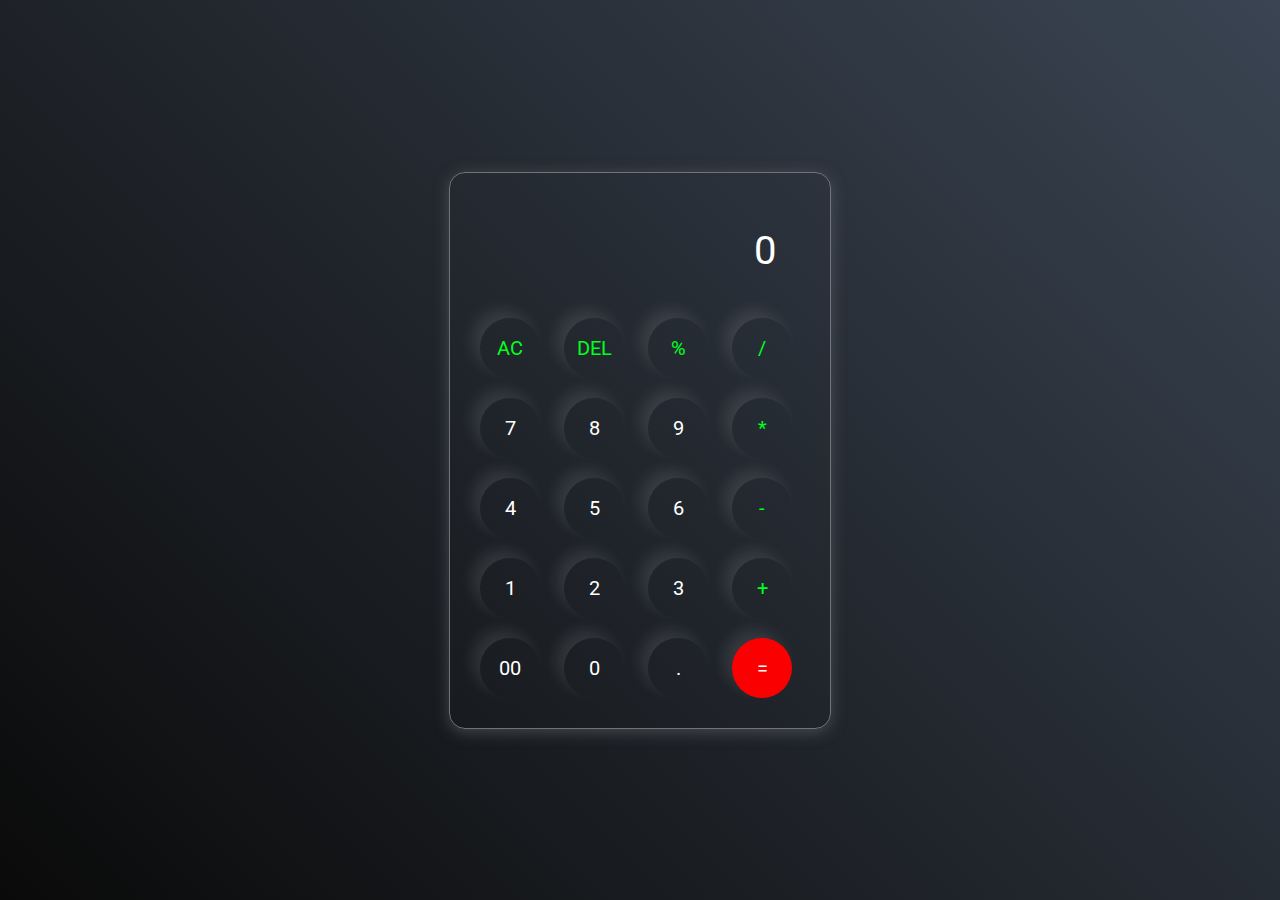
<file: calculator3/index.html>
<!DOCTYPE html>
<html lang="en">
<head>
    <meta charset="UTF-8" />
    <meta name="viewport" content="width=device-width, initial-scale=1.0" />
    <link rel="stylesheet" href="style.css" />
    <title>How to make a Calculator using HTML CSS JavaScript - Devnote.in</title>
</head>

<body>
    <div class="container">
        <div class="calculator">
            <input type="text" id="textinput" placeholder="0" />
            <div>
                <button class="button operators">AC</button>
                <button class="button operators">DEL</button>
                <button class="button operators">%</button>
                <button class="button operators">/</button>
            </div>
            <div>
                <button class="button">7</button>
                <button class="button">8</button>
                <button class="button">9</button>
                <button class="button operators">*</button>
            </div>
            <div>
                <button class="button">4</button>
                <button class="button">5</button>
                <button class="button">6</button>
                <button class="button operators">-</button>
            </div>
            <div>
                <button class="button">1</button>
                <button class="button">2</button>
                <button class="button">3</button>
                <button class="button operators">+</button>
            </div>

            <div>
                <button class="button">00</button>
                <button class="button">0</button>
                <button class="button">.</button>
                <button class="button equalBtn">=</button>
            </div>
        </div>
    </div>

    <script src="script.js"></script>
</body>
</html>
</file>
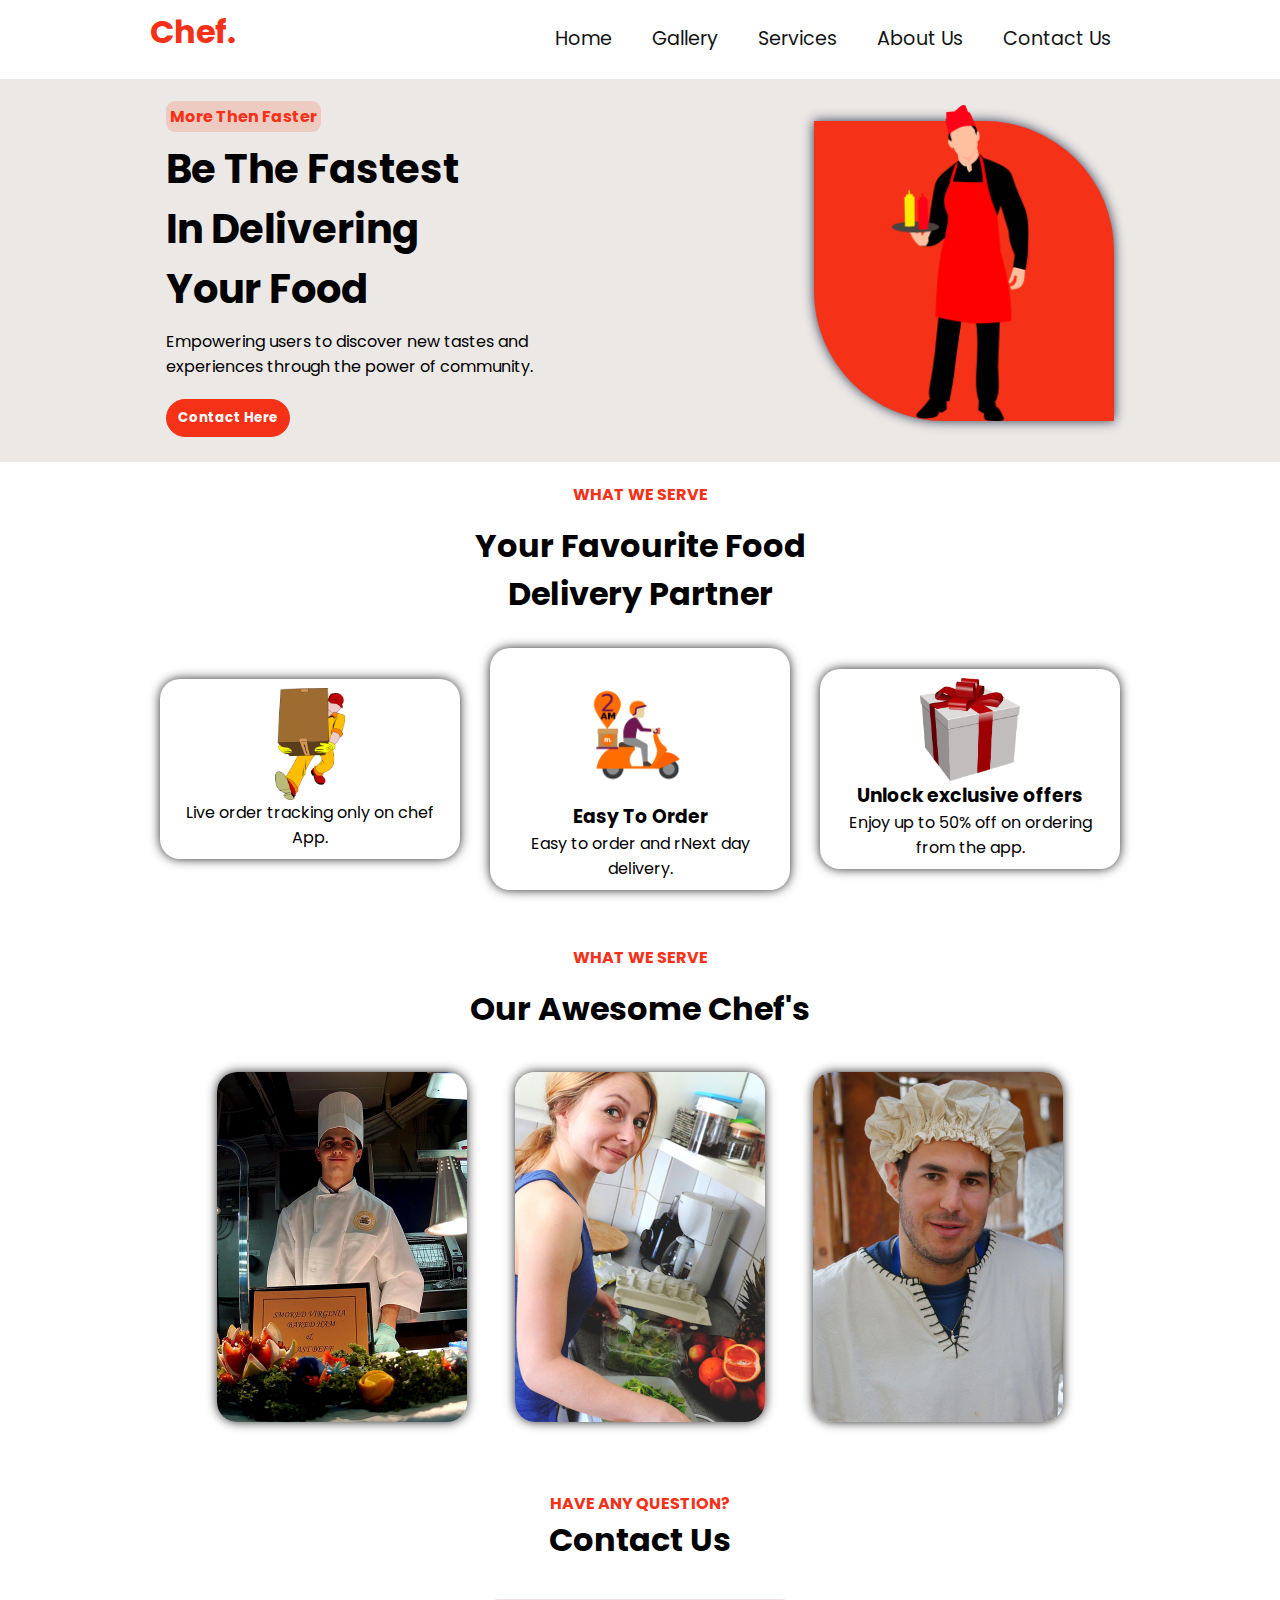
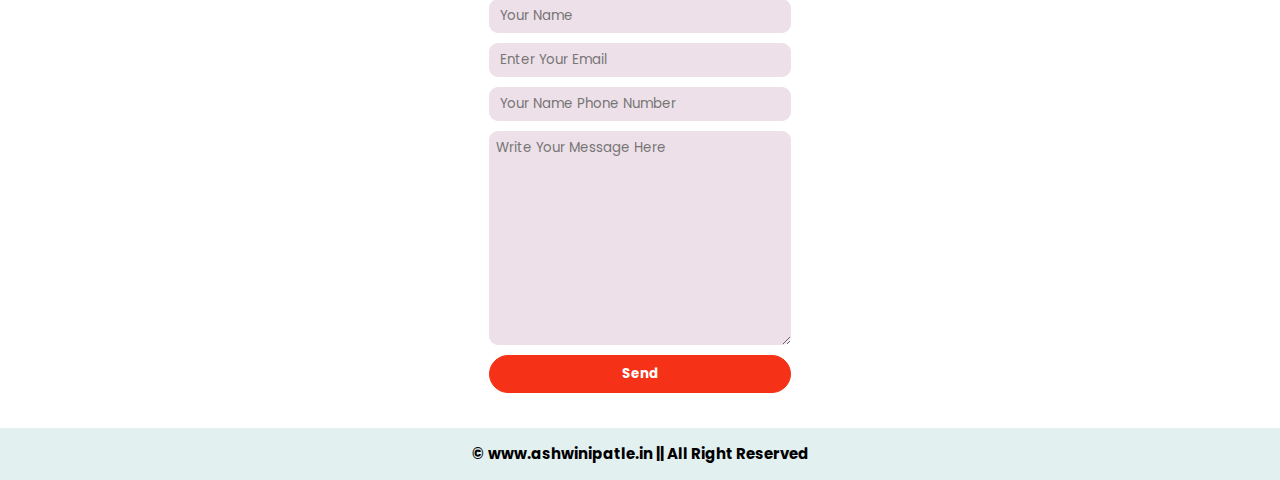
<file: landing page5/index.html>
<!DOCTYPE html>
<html lang="en">
<head>
    <meta charset="UTF-8">
    <meta name="viewport" content="width=device-width, initial-scale=1.0">
    <title> Chef Landing Page </title>
    <!-- Linking Style Sheets-->
    <link rel="stylesheet" href="style.css">
    <link rel="preconnect" href="https://fonts.googleapis.com">
    <link rel="preconnect" href="https://fonts.gstatic.com" crossorigin>
    <link href="https://fonts.googleapis.com/css2?family=Poppins:wght@100;400&display=swap" rel="stylesheet">
    <link rel="stylesheet" href="https://cdnjs.cloudflare.com/ajax/libs/font-awesome/4.7.0/css/font-awesome.min.css">
</head>

<body>
    <!-- ================== Navbar Code Starts from Here ================== -->
    <nav class="navbar">
        <div class="left">
            <h1> Chef.</h1>
        </div>
        <div class="right">
            <input type="checkbox" id="check">
            <label for="check" class="checkBtn">
                <i class="fa fa-bars"></i>
            </label>
            <ul class="list">
                <li><a href="#">Home</a></li>
                <li><a href="#">Gallery</a></li>
                <li><a href="#">Services</a></li>
                <li><a href="#">About Us</a></li>
                <li><a href="#">Contact Us</a></li>
            </ul>
        </div>
    </nav>
    <!-- ================== Navbar Code Ends Here ================== -->
    
    <!-- ================== Home Section Code Starts from Here ================== -->
    <section id="home">
        <div class="home-left">
            <div class="col-red">
                <p>More Then Faster</p>
            </div>
            <h1>Be The Fastest <br> In Delivering <br> Your Food</h1>
            <p>Empowering users to discover new tastes and <br> experiences through the power of community.</p>
            <button class="bg-red-btn">Contact Here</button>
        </div>
        <div class="home-right">
            <img src="images/chef.png" alt="">
        </div>
    </section>
    <!-- ================== Home Section Code Ends Here ================== -->

    <!-- ================== Delivery Partners Section Code Starts from Here ================== -->
    <section id="delivery-partner">
        <h4>WHAT WE SERVE</h4>
        <h1>Your Favourite Food <br> Delivery Partner</h1>
        <div class="partners">     
            <div class="partner left">
                <img id="left " src="images/easy to oreder.png" alt="">
                <h3></h3>
                <p>Live order tracking only on chef App.</p>
            </div>
            <div class="partner ">
                <img id="center" src="images/fast delivery.png" alt="">
                <h3>Easy To Order</h3>
                <p>Easy to order and rNext day delivery.</p>
            </div>
            <div class="partner">
                <img id="right" src="images/quality.png" alt="error">
                <h3>Unlock exclusive offers</h3>
                <p>Enjoy up to 50% off on ordering<br>from the app.</p>
            </div>
        </div>
    </section>
    <!-- ================== Partners Section Code Ends Here ================== -->

    <!-- ================== What We Serve Section Code Starts from Here ================== -->
    <section id="chef-main">
        <h4>WHAT WE SERVE</h4>
        <h1>Our Awesome Chef's</h1>
        <div class="chefs">
            <div class="chef-item">
                <img id="left" src="images/left.jpg" alt="error">
            </div>
            <div class="chef-item">
                <img id="center" src="images/center.jpg" alt="error">
            </div>
            <div class="chef-item">
                <img id="right" src="images/right.jpg" alt="error">
            </div>
        </div>
    </section>
    <!-- ================== What We Serve Section Code Ends Here ================== -->

    <!-- ================== Contact Section Code Starts from Here ================== -->

    <section id="contact">
        <h4>HAVE ANY QUESTION?</h4>
        <h1>Contact Us</h1>
        <div class="main-form">
            <input type="text" name="name" id="name" placeholder=" Your Name">
            <input type="email" name="name" id="email" placeholder=" Enter Your Email">
            <input type="phone" name="name" id="" placeholder=" Your Name Phone Number">
            <textarea name="text" id="textareaa" cols="30" rows="10" placeholder="Write Your Message Here"></textarea>
            <button class="bg-red-btn">Send</button>
        </div>
    </section>
    <!-- ================== Contact Section Code Ends Here ================== -->

    <!-- ================== Footer Code Starts Here ================== -->
    <footer>
        <h5>&copy; www.ashwinipatle.in || All Right Reserved</h5>
    </footer>
    <!-- ================== Footer Code Ends Here ================== -->
</body>
</html>
</file>
<file: calculator3/style.css>
@import url('https://fonts.googleapis.com/css2?family=Roboto:ital,wght@0,100;0,300;0,400;0,500;1,700&display=swap');

*{
    margin: 0;
    padding: 0;
    box-sizing: border-box;
    font-family: 'Roboto', sans-serif;
}

body{
    width: 100%;
    height: 100vh;
    display: flex;
    justify-content: center;
    align-items: center;
    background: linear-gradient(45deg, #0a0a0a, #3a4452);
}

.calculator {
    border: 1px solid #717377;
    padding: 20px;
    border-radius: 16px;
    background: transparent;
    box-shadow: 0px 3px 15px rgba(113, 115, 119, 0.5);
}

#textinput {
    width: 320px;
    border: none;
    padding: 24px;
    margin: 10px;
    background: transparent;
    box-shadow: 0px 3px 15px rgbs(84, 84, 84, 0.1);
    font-size: 40px;
    text-align: right;
    cursor: pointer;
    color: #ffffff;
}

#textinput::placeholder{
    color: #ffffff;
}

button {
    border: none;
    width: 60px;
    height: 60px;
    margin: 10px;
    border-radius: 50%;
    background: transparent;
    color: #ffffff;
    font-size: 20px;
    box-shadow: -8px -8px 15px rgba(255, 255, 255, 0.1);
    cursor: pointer;
}

.equalBtn {
    background-color: #fa0000;
}

.operators {
    color: #00ff1d;
}
</file>
<file: landing page5/style.css>
@import url('https://fonts.googleapis.com/css2?family=Poppins&family=Ubuntu:wght@300;700&display=swap');

* {
    margin: 0;
    padding: 0;
    box-sizing: border-box;
    font-family: 'Poppins', sans-serif;
}

.navbar {
    display: flex;
    align-items: center;
    justify-content: space-around;
    line-height: 4rem;
}

.left h1 {
    color: #f53117;
    font-size: 2rem;
    cursor: pointer;
}

.checkBtn {
    display: none;
}

#check {
    display: none;
}

.checkBtn {
    z-index: 6;
    float: right;
    cursor: pointer;
    font-size: 30px;
    color: #f53117;
    line-height: 80px;
    position: relative;
}

.right ul {
    display: flex;
    list-style: none;
}

.right ul li a {
    cursor: pointer;
    font-size: 1.2rem;
    padding: 10px 20px;
    transition: all 1s;
    text-decoration: none;
    color: rgb(20, 20, 20);
}

.right ul li a:hover {
    border-radius: 7px;
    background-color: #fff;
    color: rgb(22, 7, 36);
}


/* =============== Home Section CSS Code Starts from Here =============== */
#home {
    padding: 25px;
    display: flex;
    align-items: center;
    justify-content: space-around;
    background-color: rgb(235 232 229);
}

.home-left .col-red {
    margin-bottom: 10px;
}

.home-left .col-red p {
    padding: 4px;
    display: inline;
    font-weight: bold;
    border-radius: 9px;
    background: #edcbc1;
    color: rgb(245, 49, 23);
}

.home-left {
    display: flex;
    flex-direction: column;
    justify-content: center;
}

.home-left p {
    margin-bottom: 10px;
}

.home-left h1 {
    font-size: 40px;
    text-align: left;
    margin-bottom: 10px;
}

.home-right {
    height: 300px;
    width: 300px;
    cursor: pointer;
    transition: all .5s ease-in;
    border-top-right-radius: 130px;
    border-bottom-left-radius: 130px;
    background-color: rgb(245, 49, 23);
    box-shadow: 0px 0px 12px 0px rgb(47 53 79);
}

.home-right:hover {
    transform: translateY(-12px);
}

.home-right img {
    position: relative;
    bottom: 16px;
    left: 67px;
    z-index: 1;
    width: 158px;
}

.bg-red-btn {
    padding: 8px;
    width: 124px;
    color: white;
    cursor: pointer;
    margin-top: 10px;
    font-weight: bold;
    border-radius: 15rem;
    background: rgb(245, 49, 23);
    border: 1px solid rgb(245, 49, 23);
}

.bg-red-btn:hover {
    padding: 8px;
    margin-top: 10px;
    background: transparent;
    color: rgb(245, 49, 23);
    border: 1px solid rgb(245, 49, 23);
}


/* =============== Delivery Partner Section CSS Code Starts from Here =============== */
#delivery-partner {
    height: auto;
    padding: 20px;
    color: rgb(0, 0, 0);
    background-color: rgb(255, 255, 255);
}

#delivery-partner h4,
h1 {
    text-align: center;
    margin-bottom: 15px;
}

.partners {
    display: flex;
    flex-wrap: wrap;
    align-items: center;
    justify-content: center;
}

.partner {
    cursor: pointer;
    width: 300px;
    margin: 15px;
    padding: 9px;
    text-align: center;
    border-radius: 20px;
    display: flex;
    align-items: center;
    flex-direction: column;
    justify-content: center;
    transition: all .5s ease-in;
    box-shadow: 0px 0px 12px -1px black;
}

.partner:hover {
    transform: translateY(-12px);
}

.partner img {
    width: 100px;
}

.partners .left img {
    width: 70px;
}


/* =============== Main Section CSS Code Starts from Here =============== */

#chef-main {
    height: auto;
    padding: 20px;
    color: rgb(0, 0, 0);
    background-color: rgb(255, 255, 255);
}

h4 {
    font-weight: bold;
    color: rgb(245, 49, 23);
}

#chef-main h4,
h1 {
    margin-bottom: 15px;
    text-align: center;
}

.chefs {
    display: flex;
    flex-wrap: wrap;
    align-items: center;
    justify-content: center;
}

.chef-item {
    margin: 15px;
    padding: 9px;
    display: flex;
    align-items: center;
    justify-content: center;
    flex-direction: column;
    text-align: center;
    cursor: pointer;
    transition: all .3s ease-in;
}

.chef-item:hover {
    transform: scale(1.1)
}

.chef-item img {
    width: 250px;
    border-radius: 20px;
    box-shadow: 0px 0px 12px -1px black;
}

/* =============== Contact Section CSS Code Starts from Here =============== */
#contact {
    padding: 25px;
    color: black;
    background-color: rgb(255, 255, 255);
}

#contact h4,
h1 {
    text-align: center;
}

.main-form {
    display: block;
    margin: auto;
    padding: 10px;
    width: 355px;
}

.main-form input,
textarea {
    display: block;
    margin: auto;
    width: 90%;
    border: none;
    padding: 7px;
    margin: 10px auto;
    border-radius: 9px;
    background: #ede0e8;
}

.main-form button {
    display: block;
    margin: auto;
    width: 90%;
}

/* =============== Footer Section CSS Code Starts from Here =============== */
footer {
    padding: 15px;
    font-size: 18px;
    text-align: center;
    color: rgb(0, 0, 0);
    background-color: rgb(227, 240, 240);
}

/* =============== Media Queries Starts from Here for responsiveness =============== */

@media screen and (max-width:805px) {
    .list {
        z-index: 2;
        width: 100%;
        height: 100vh;
        position: fixed;
        left: 100%;
        display: flex;
        text-align: center;
        flex-direction: column;
        transition: all 1s;
        background-color: rgb(22, 7, 36);
    }

    .right ul li a {
        color: #fff;
        cursor: pointer;
        padding: 10px 20px;
        font-size: 1.2rem;
        transition: all 1s;
        text-decoration: none;
    }

    .right ul li a:hover {
        border-radius: 7px;
        color: rgb(22, 7, 36);
        background-color: #fff;
    }

    #check {
        display: none;
    }

    .checkBtn {
        display: block;
    }

    #check:checked~ul {
        left: 0%;
        top: 0%;
        display: flex;
        justify-content: center;
    }
}

@media only screen and (max-width: 717px) {
    .header {
        display: none;
    }
}

@media only screen and (max-width: 669px) {

    #home {
        flex-direction: column;
    }

    .home-left h1 {
        font-size: 30px;
    }

    .home-left p {
        font-size: 13.7px;
    }

    .home-right {
        width: 280px;
        margin-top: 20px;
    }

    .bg-red-btn {
        width: 85px;
        font-size: 10px;
        margin-top: 0px;
    }

    #delivery-partner {
        height: auto;
        padding: 1px;
        width: 100%;
    }

    #contact h4,
    h1 {
        font-size: 20px;
    }

    #chef-main {
        height: auto;
    }

    .chef-item img {
        width: 95%;
        height: auto;
    }

    .main-form {
        width: 100%;
        height: auto;
    }
}
</file>
